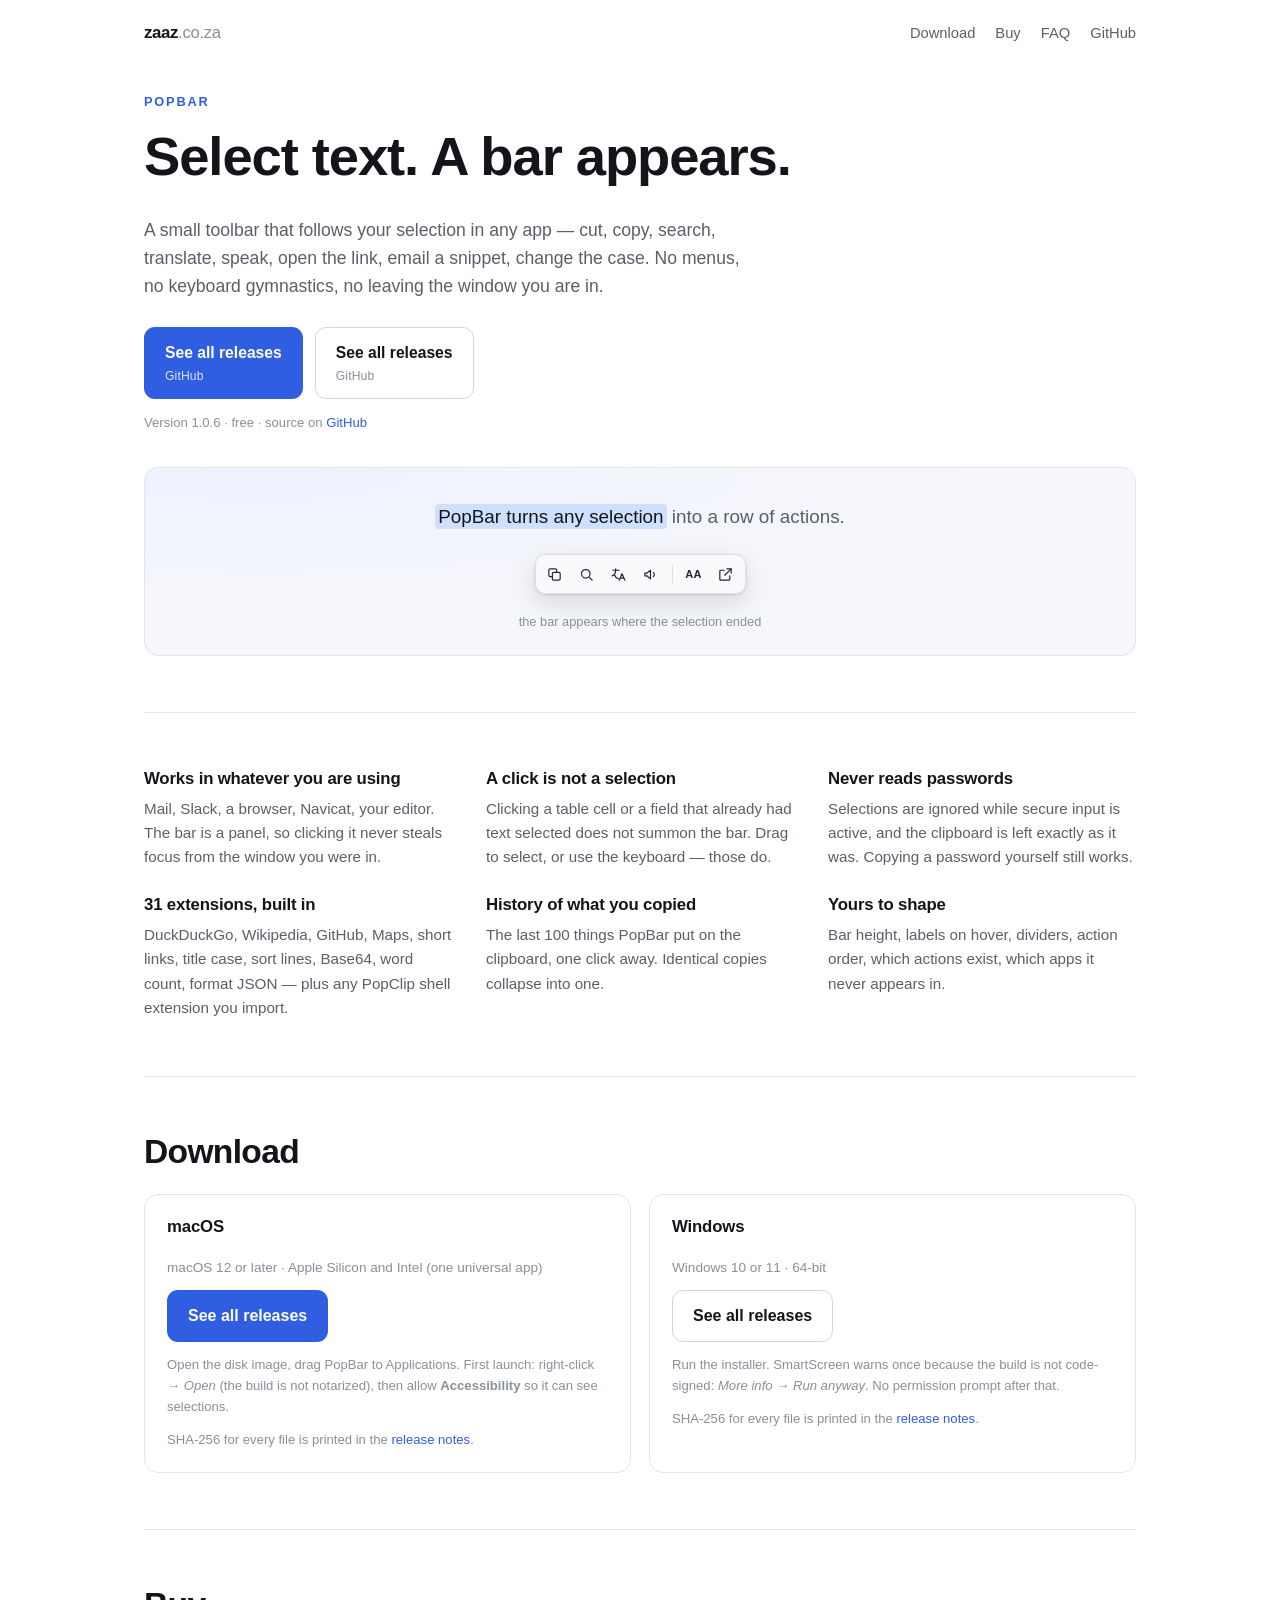
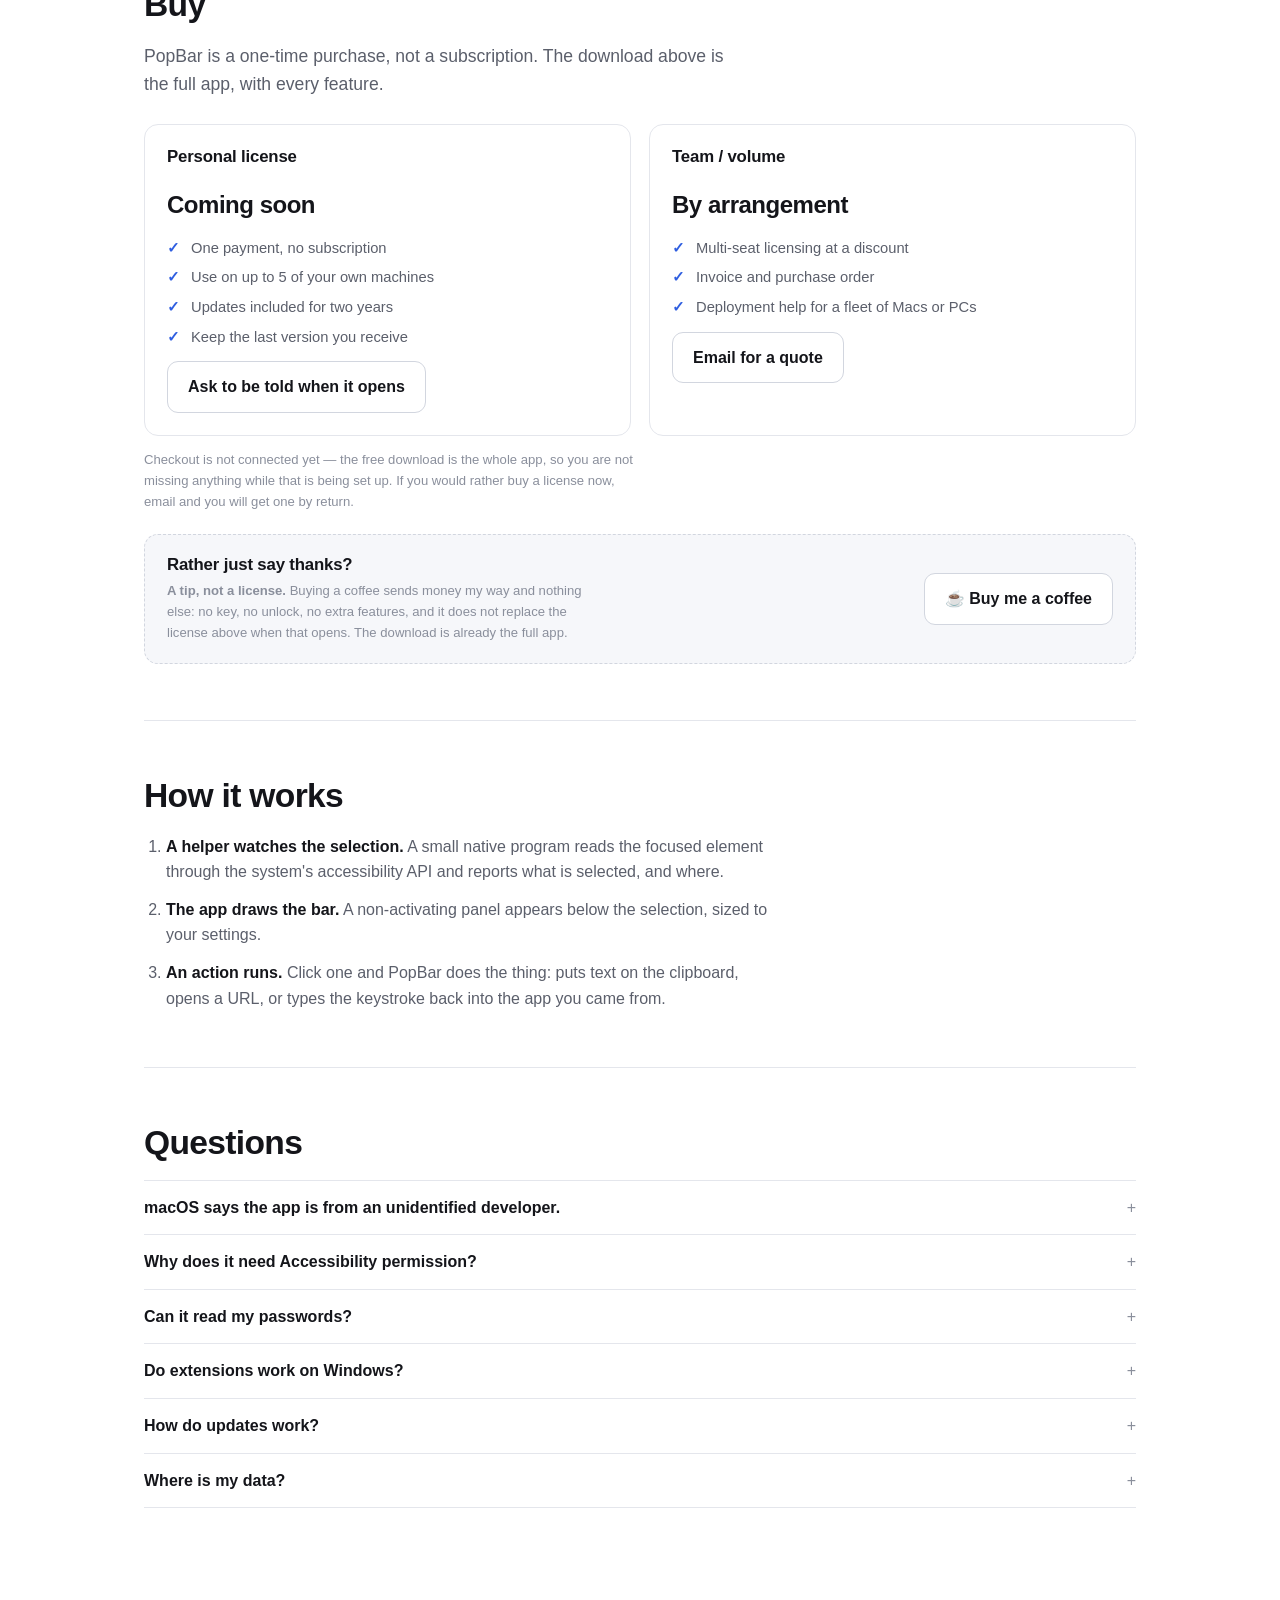
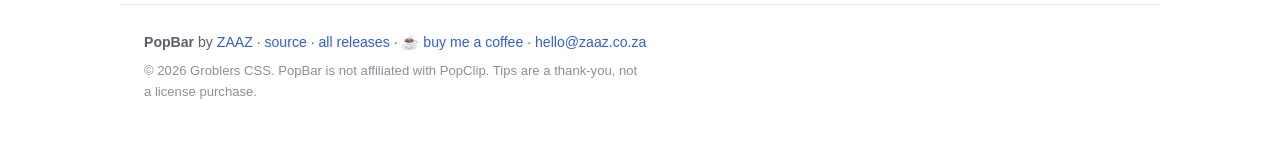
<file: site/index.html>
<!doctype html>
<html lang="en">
<head>
<meta charset="utf-8" />
<meta name="viewport" content="width=device-width, initial-scale=1" />
<title>PopBar — instant actions for selected text</title>
<meta name="description" content="Select text in any app and a small bar of actions appears next to it. Cut, copy, search, translate, speak, open links. macOS and Windows, one download each." />
<meta property="og:title" content="PopBar — instant actions for selected text" />
<meta property="og:description" content="A small toolbar that follows your selection, on macOS and Windows." />
<meta property="og:type" content="website" />
<link rel="icon" href="assets/icon.png" />
<link rel="stylesheet" href="style.css" />
</head>
<body>

<header class="site">
  <a class="brand" href="/">zaaz<span>.co.za</span></a>
  <nav>
    <a href="#download">Download</a>
    <a href="#buy">Buy</a>
    <a href="#faq">FAQ</a>
    <a href="https://github.com/HybridRCG/PopBar" rel="noopener">GitHub</a>
  </nav>
</header>

<main>

  <section class="hero">
    <p class="eyebrow">PopBar</p>
    <h1>Select text. A bar appears.</h1>
    <p class="lede">
      A small toolbar that follows your selection in any app — cut, copy, search, translate,
      speak, open the link, email a snippet, change the case. No menus, no keyboard gymnastics,
      no leaving the window you are in.
    </p>
    <div class="actions">
      <!-- hrefs start on the releases page and are replaced with the exact
           asset by downloads.js; with JavaScript off they still work. -->
      <a class="btn primary" data-download="mac" href="https://github.com/HybridRCG/PopBar/releases/latest">
        <span class="btn-label" data-role="label" data-hero="Download for macOS">Download for macOS</span>
        <span class="btn-meta" data-role="meta">Apple Silicon &amp; Intel</span>
      </a>
      <a class="btn" data-download="win" href="https://github.com/HybridRCG/PopBar/releases/latest">
        <span class="btn-label" data-role="label" data-hero="Download for Windows">Download for Windows</span>
        <span class="btn-meta" data-role="meta">64-bit</span>
      </a>
    </div>
    <p class="fineprint">Version <span data-version>1.0.6</span> · free · source on <a href="https://github.com/HybridRCG/PopBar" rel="noopener">GitHub</a></p>

    <div class="demo" aria-hidden="true">
      <div class="demo-text">
        <span class="sel">PopBar turns any selection</span> into a row of actions.
      </div>
      <div class="demo-bar" role="toolbar" aria-label="Example PopBar toolbar">
        <button title="Copy"><svg viewBox="0 0 24 24"><rect x="9" y="9" width="11" height="11" rx="2"/><path d="M15 9V6a2 2 0 0 0-2-2H6a2 2 0 0 0-2 2v7a2 2 0 0 0 2 2h3"/></svg></button>
        <button title="Search Web"><svg viewBox="0 0 24 24"><circle cx="11" cy="11" r="6"/><path d="m16 16 4 4"/></svg></button>
        <button title="Translate"><svg viewBox="0 0 24 24"><path d="M4 6h9M8 4v2c0 4-2 7-5 8"/><path d="M6 12c1 3 3 5 6 6"/><path d="m13 20 4-9 4 9M14.5 17h5"/></svg></button>
        <button title="Speak"><svg viewBox="0 0 24 24"><path d="M4 10v4h3l5 4V6L7 10H4z"/><path d="M16 9a4 4 0 0 1 0 6"/></svg></button>
        <span class="divider"></span>
        <button title="UPPERCASE"><span class="glyph">AA</span></button>
        <button title="Open Link"><svg viewBox="0 0 24 24"><path d="M14 4h6v6"/><path d="M20 4 11 13"/><path d="M18 14v5a1 1 0 0 1-1 1H5a1 1 0 0 1-1-1V7a1 1 0 0 1 1-1h5"/></svg></button>
      </div>
      <p class="demo-label">the bar appears where the selection ended</p>
    </div>
  </section>

  <section class="features">
    <article>
      <h3>Works in whatever you are using</h3>
      <p>Mail, Slack, a browser, Navicat, your editor. The bar is a panel, so clicking it never steals focus from the window you were in.</p>
    </article>
    <article>
      <h3>A click is not a selection</h3>
      <p>Clicking a table cell or a field that already had text selected does not summon the bar. Drag to select, or use the keyboard — those do.</p>
    </article>
    <article>
      <h3>Never reads passwords</h3>
      <p>Selections are ignored while secure input is active, and the clipboard is left exactly as it was. Copying a password yourself still works.</p>
    </article>
    <article>
      <h3>31 extensions, built in</h3>
      <p>DuckDuckGo, Wikipedia, GitHub, Maps, short links, title case, sort lines, Base64, word count, format JSON — plus any PopClip shell extension you import.</p>
    </article>
    <article>
      <h3>History of what you copied</h3>
      <p>The last 100 things PopBar put on the clipboard, one click away. Identical copies collapse into one.</p>
    </article>
    <article>
      <h3>Yours to shape</h3>
      <p>Bar height, labels on hover, dividers, action order, which actions exist, which apps it never appears in.</p>
    </article>
  </section>

  <section id="download" class="download">
    <h2>Download</h2>
    <div class="cards">
      <div class="card">
        <h3>macOS</h3>
        <p class="req">macOS 12 or later · Apple Silicon and Intel (one universal app)</p>
        <a class="btn primary" data-download="mac" href="https://github.com/HybridRCG/PopBar/releases/latest">
          <span data-role="label" data-card="1">PopBar-1.0.6-universal.dmg</span>
        </a>
        <p class="fineprint">Open the disk image, drag PopBar to Applications. First launch: right-click → <em>Open</em> (the build is not notarized), then allow <strong>Accessibility</strong> so it can see selections.</p>
        <p class="fineprint">SHA-256 for every file is printed in the <a data-release-link href="https://github.com/HybridRCG/PopBar/releases/latest" rel="noopener">release notes</a>.</p>
      </div>
      <div class="card">
        <h3>Windows</h3>
        <p class="req">Windows 10 or 11 · 64-bit</p>
        <a class="btn" data-download="win" href="https://github.com/HybridRCG/PopBar/releases/latest">
          <span data-role="label" data-card="1">PopBar-Setup-1.0.6.exe</span>
        </a>
        <p class="fineprint">Run the installer. SmartScreen warns once because the build is not code-signed: <em>More info → Run anyway</em>. No permission prompt after that.</p>
        <p class="fineprint">SHA-256 for every file is printed in the <a data-release-link href="https://github.com/HybridRCG/PopBar/releases/latest" rel="noopener">release notes</a>.</p>
      </div>
    </div>
  </section>

  <section id="buy" class="buy">
    <h2>Buy</h2>
    <p class="lede">PopBar is a one-time purchase, not a subscription. The download above is the full app, with every feature.</p>

    <div class="cards">
      <div class="card">
        <h3>Personal license</h3>
        <p class="price">Coming soon</p>
        <ul class="ticks">
          <li>One payment, no subscription</li>
          <li>Use on up to 5 of your own machines</li>
          <li>Updates included for two years</li>
          <li>Keep the last version you receive</li>
        </ul>
        <a class="btn" href="mailto:hello@zaaz.co.za?subject=PopBar%20personal%20license">Ask to be told when it opens</a>
      </div>
      <div class="card">
        <h3>Team / volume</h3>
        <p class="price">By arrangement</p>
        <ul class="ticks">
          <li>Multi-seat licensing at a discount</li>
          <li>Invoice and purchase order</li>
          <li>Deployment help for a fleet of Macs or PCs</li>
        </ul>
        <a class="btn" href="mailto:hello@zaaz.co.za?subject=PopBar%20team%20license">Email for a quote</a>
      </div>
    </div>

    <p class="fineprint">
      Checkout is not connected yet — the free download is the whole app, so you are not missing
      anything while that is being set up. If you would rather buy a license now, email and you
      will get one by return.
    </p>

    <div class="support">
      <div>
        <h3>Rather just say thanks?</h3>
        <p class="fineprint">
          <strong>A tip, not a license.</strong> Buying a coffee sends money my way and nothing else:
          no key, no unlock, no extra features, and it does not replace the license above when that
          opens. The download is already the full app.
        </p>
      </div>
      <a class="btn" href="https://buymeacoffee.com/hybridrcg" rel="noopener">☕ Buy me a coffee</a>
    </div>
  </section>

  <section class="how">
    <h2>How it works</h2>
    <ol class="steps">
      <li><strong>A helper watches the selection.</strong> A small native program reads the focused element through the system's accessibility API and reports what is selected, and where.</li>
      <li><strong>The app draws the bar.</strong> A non-activating panel appears below the selection, sized to your settings.</li>
      <li><strong>An action runs.</strong> Click one and PopBar does the thing: puts text on the clipboard, opens a URL, or types the keystroke back into the app you came from.</li>
    </ol>
  </section>

  <section id="faq" class="faq">
    <h2>Questions</h2>

    <details>
      <summary>macOS says the app is from an unidentified developer.</summary>
      <p>It is not notarized with an Apple Developer ID yet. Right-click the app → <em>Open</em> once, or run <code>xattr -cr /Applications/PopBar.app</code>. After that it launches normally.</p>
    </details>

    <details>
      <summary>Why does it need Accessibility permission?</summary>
      <p>That is the only way macOS lets a program read what another app has selected. PopBar asks for nothing else — no screen recording, no full disk access, no network access beyond update checks.</p>
    </details>

    <details>
      <summary>Can it read my passwords?</summary>
      <p>No. While secure input is active the helper reports nothing at all, and the clipboard fallback is skipped. Your own copy and paste in a password field are untouched.</p>
    </details>

    <details>
      <summary>Do extensions work on Windows?</summary>
      <p>Not yet — extensions are shell scripts, so they are hidden on Windows rather than offered and failing. The built-in actions all work there.</p>
    </details>

    <details>
      <summary>How do updates work?</summary>
      <p>PopBar checks the GitHub releases shortly after launch. On Windows it downloads and installs in place; on macOS an unsigned build cannot replace itself, so it tells you a new version exists and opens this page.</p>
    </details>

    <details>
      <summary>Where is my data?</summary>
      <p>In one folder on your machine (<code>~/Library/Application Support/PopBar</code>, or <code>%APPDATA%\PopBar</code>), readable only by you. Nothing is uploaded anywhere.</p>
    </details>
  </section>

</main>

<footer class="site">
  <p>
    <strong>PopBar</strong> by <a href="https://zaaz.co.za">ZAAZ</a> ·
    <a href="https://github.com/HybridRCG/PopBar" rel="noopener">source</a> ·
    <a href="https://github.com/HybridRCG/PopBar/releases" rel="noopener">all releases</a> ·
    <a href="https://buymeacoffee.com/hybridrcg" rel="noopener">☕ buy me a coffee</a> ·
    <a href="mailto:hello@zaaz.co.za">hello@zaaz.co.za</a>
  </p>
  <p class="fineprint">© 2026 Groblers CSS. PopBar is not affiliated with PopClip. Tips are a thank-you, not a license purchase.</p>
</footer>

<script src="downloads.js" defer></script>

</body>
</html>
</file>
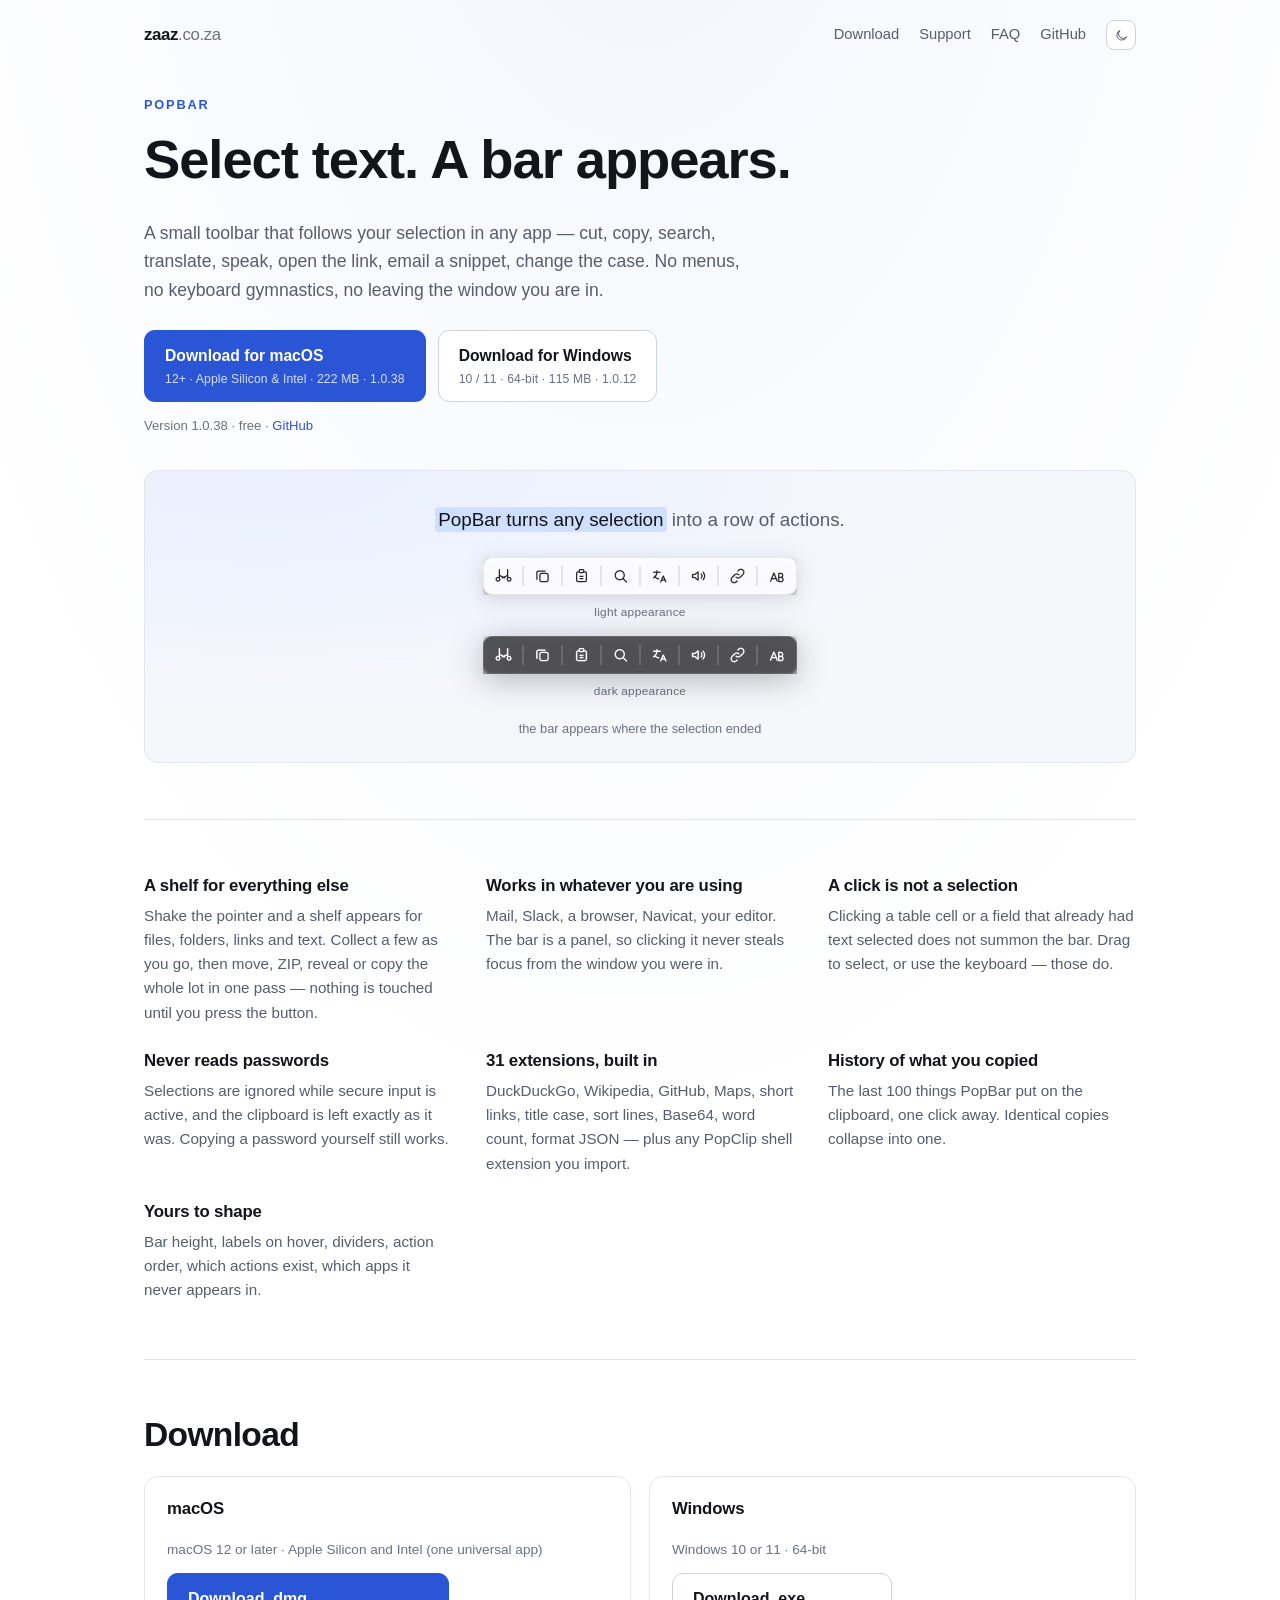
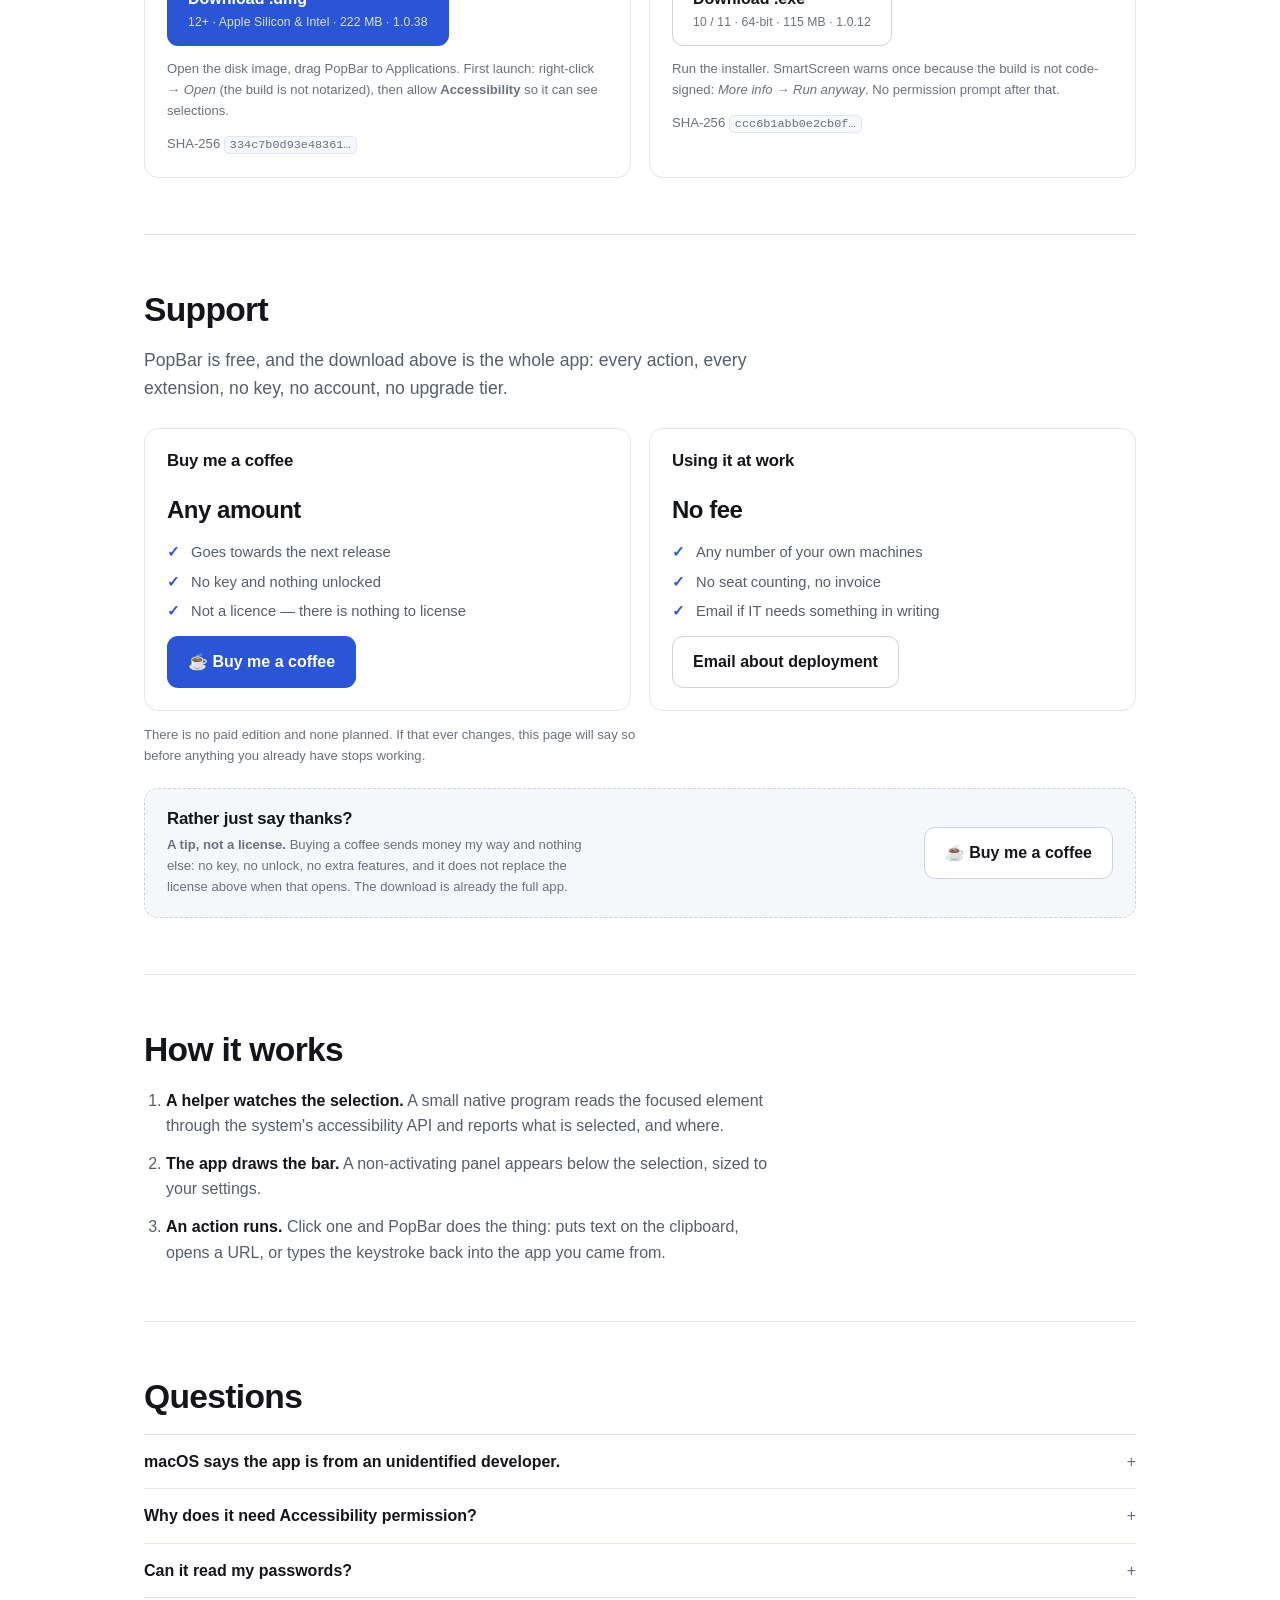
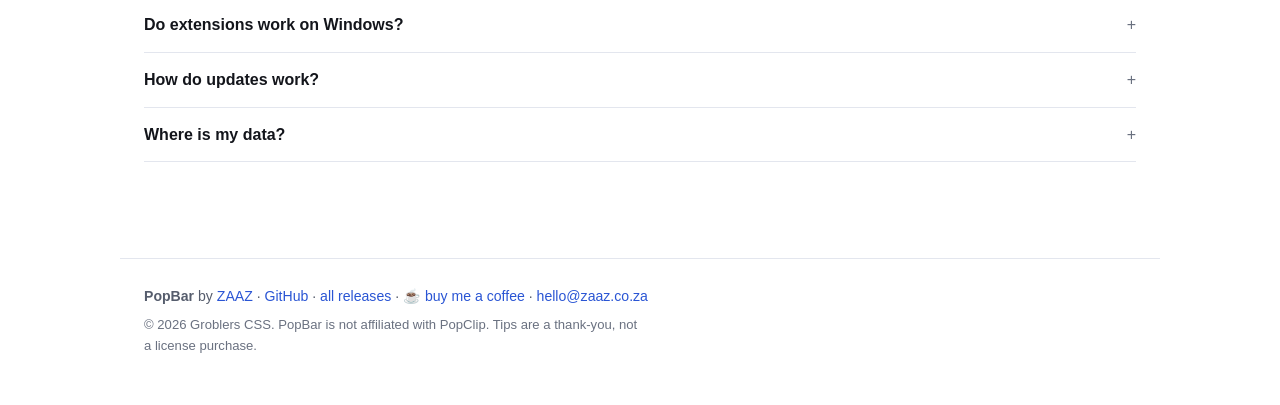
<file: web/index.html>
<!doctype html>
<html lang="en">
<head>
<meta charset="utf-8" />
<meta name="viewport" content="width=device-width, initial-scale=1" />
<meta name="theme-color" content="#ffffff" />
<script>
/* Runs in <head>, synchronously, before the stylesheet paints: resolving the
   theme later would show one palette and then swap to the other. An explicit
   choice wins, otherwise the OS decides — and with no script at all the CSS
   still follows the OS, because `color-scheme: light dark` is enough. */
(function () {
  var root = document.documentElement;
  var KEY = 'popbar-theme';
  var system = window.matchMedia('(prefers-color-scheme: dark)');
  var meta = document.querySelector('meta[name="theme-color"]');

  function stored() {
    try {
      var v = localStorage.getItem(KEY);
      return v === 'dark' || v === 'light' ? v : null;
    } catch (e) {
      return null; // private mode, storage full: keep following the OS
    }
  }

  function preferred() {
    var v = stored();
    return v || (system.matches ? 'dark' : 'light');
  }

  function current() {
    return root.getAttribute('data-theme') === 'dark' ? 'dark' : 'light';
  }

  function apply(theme) {
    root.setAttribute('data-theme', theme);
    if (meta) meta.setAttribute('content', theme === 'dark' ? '#0d0f14' : '#ffffff');
    var btn = document.getElementById('theme-toggle');
    if (!btn) return;
    var dark = theme === 'dark';
    btn.setAttribute('aria-pressed', dark ? 'true' : 'false');
    btn.setAttribute('aria-label', dark ? 'Switch to light appearance' : 'Switch to dark appearance');
    btn.title = dark ? 'Light appearance' : 'Dark appearance';
  }

  apply(preferred());

  document.addEventListener('DOMContentLoaded', function () {
    apply(preferred());
    var btn = document.getElementById('theme-toggle');
    if (!btn) return;
    btn.addEventListener('click', function () {
      var next = current() === 'dark' ? 'light' : 'dark';
      try { localStorage.setItem(KEY, next); } catch (e) {}
      apply(next);
    });
  });

  // While nothing has been chosen, keep following the OS as it changes.
  function onChange() { if (!stored()) apply(preferred()); }
  if (system.addEventListener) system.addEventListener('change', onChange);
  else if (system.addListener) system.addListener(onChange);
})();
</script>
<title>PopBar — instant actions for selected text</title>
<meta name="description" content="Select text in any app and a small bar of actions appears next to it. Cut, copy, search, translate, speak, open links. macOS and Windows, one download each." />
<meta property="og:title" content="PopBar — instant actions for selected text" />
<meta property="og:description" content="A small toolbar that follows your selection, on macOS and Windows." />
<meta property="og:type" content="website" />
<meta property="og:url" content="https://zaaz.co.za/popbar/" />
<meta property="og:image" content="https://zaaz.co.za/popbar/assets/card.png?v=20261123b" />
<meta property="og:image:width" content="1200" />
<meta property="og:image:height" content="630" />
<meta property="og:image:alt" content="The PopBar bar in light and dark appearance" />
<meta name="twitter:card" content="summary_large_image" />
<link rel="icon" href="assets/icon.png?v=20261123b" />
<!-- The ?v= token busts the browser and CDN cache. Every local file this page
     links carries it: the stylesheet, the script and the three images in
     assets/. Bump the token on all five references whenever any one of those
     files changes, or visitors keep the old copy. -->
<link rel="stylesheet" href="style.css?v=20261123b" />
</head>
<body>

<header class="site">
  <a class="brand" href="/">zaaz<span>.co.za</span></a>
  <nav>
    <a href="#download">Download</a>
    <a href="#support">Support</a>
    <a href="#faq">FAQ</a>
    <a href="https://github.com/HybridRCG/PopBar" rel="noopener">GitHub</a>
    <button id="theme-toggle" class="theme-toggle" type="button" aria-pressed="false"
            aria-label="Switch to dark appearance" title="Dark appearance">
      <svg class="icon-moon" viewBox="0 0 24 24" aria-hidden="true"><path d="M20 14.5A8 8 0 1 1 9.5 4a6.5 6.5 0 0 0 10.5 10.5z"/></svg>
      <svg class="icon-sun" viewBox="0 0 24 24" aria-hidden="true"><circle cx="12" cy="12" r="4"/><path d="M12 2.6v2M12 19.4v2M2.6 12h2M19.4 12h2M5.3 5.3l1.4 1.4M17.3 17.3l1.4 1.4M18.7 5.3l-1.4 1.4M6.7 17.3l-1.4 1.4"/></svg>
    </button>
  </nav>
</header>

<main>

  <section class="hero">
    <p class="eyebrow">PopBar</p>
    <h1>Select text. A bar appears.</h1>
    <p class="lede">
      A small toolbar that follows your selection in any app — cut, copy, search, translate,
      speak, open the link, email a snippet, change the case. No menus, no keyboard gymnastics,
      no leaving the window you are in.
    </p>
    <div class="actions">
      <!-- hrefs start on the releases page and are replaced with the exact
           asset by downloads.js; with JavaScript off they still work. -->
      <a class="btn primary" data-download="mac" href="https://github.com/HybridRCG/PopBar/releases/latest">
        <span class="btn-label" data-role="label" data-hero="Download for macOS">Download for macOS</span>
        <span class="btn-meta" data-role="meta">Apple Silicon &amp; Intel</span>
      </a>
      <a class="btn" data-download="win" href="https://github.com/HybridRCG/PopBar/releases/latest">
        <span class="btn-label" data-role="label" data-hero="Download for Windows">Download for Windows</span>
        <span class="btn-meta" data-role="meta">64-bit</span>
      </a>
    </div>
    <p class="fineprint">Version <span data-version>1.0.38</span> · free · <a href="https://github.com/HybridRCG/PopBar" rel="noopener">GitHub</a></p>

    <div class="demo">
      <div class="demo-text">
        <span class="sel">PopBar turns any selection</span> into a row of actions.
      </div>

      <!-- Captured from the app's own bar window by `npm run screenshots`:
           real markup, real stylesheet, real icons, rendered offscreen. -->
      <figure class="shot">
        <img src="assets/bar-light.png?v=20261123b" width="628" height="76"
             alt="The PopBar bar in light appearance: cut, copy, paste, search web, translate, speak, open link and UPPERCASE" />
        <figcaption>light appearance</figcaption>
      </figure>
      <figure class="shot dark">
        <img src="assets/bar-dark.png?v=20261123b" width="628" height="76"
             alt="The same PopBar bar in dark appearance" />
        <figcaption>dark appearance</figcaption>
      </figure>

      <p class="demo-label">the bar appears where the selection ended</p>
    </div>
  </section>

  <section class="features">
    <article>
      <h3>A shelf for everything else</h3>
      <p>Shake the pointer and a shelf appears for files, folders, links and text. Collect a few as you go, then move, ZIP, reveal or copy the whole lot in one pass — nothing is touched until you press the button.</p>
    </article>
    <article>
      <h3>Works in whatever you are using</h3>
      <p>Mail, Slack, a browser, Navicat, your editor. The bar is a panel, so clicking it never steals focus from the window you were in.</p>
    </article>
    <article>
      <h3>A click is not a selection</h3>
      <p>Clicking a table cell or a field that already had text selected does not summon the bar. Drag to select, or use the keyboard — those do.</p>
    </article>
    <article>
      <h3>Never reads passwords</h3>
      <p>Selections are ignored while secure input is active, and the clipboard is left exactly as it was. Copying a password yourself still works.</p>
    </article>
    <article>
      <h3>31 extensions, built in</h3>
      <p>DuckDuckGo, Wikipedia, GitHub, Maps, short links, title case, sort lines, Base64, word count, format JSON — plus any PopClip shell extension you import.</p>
    </article>
    <article>
      <h3>History of what you copied</h3>
      <p>The last 100 things PopBar put on the clipboard, one click away. Identical copies collapse into one.</p>
    </article>
    <article>
      <h3>Yours to shape</h3>
      <p>Bar height, labels on hover, dividers, action order, which actions exist, which apps it never appears in.</p>
    </article>
  </section>

  <section id="download" class="download">
    <h2>Download</h2>
    <div class="cards">
      <div class="card">
        <h3>macOS</h3>
        <p class="req">macOS 12 or later · Apple Silicon and Intel (one universal app)</p>
        <a class="btn primary" data-download="mac" href="https://github.com/HybridRCG/PopBar/releases/latest">
          <span data-role="label">Download .dmg</span>
          <span class="btn-meta" data-role="meta">Apple Silicon &amp; Intel</span>
        </a>
        <p class="fineprint">Open the disk image, drag PopBar to Applications. First launch: right-click → <em>Open</em> (the build is not notarized), then allow <strong>Accessibility</strong> so it can see selections.</p>
        <p class="fineprint">SHA-256 <code data-sha="mac">from the release</code></p>
      </div>
      <div class="card">
        <h3>Windows</h3>
        <p class="req">Windows 10 or 11 · 64-bit</p>
        <a class="btn" data-download="win" href="https://github.com/HybridRCG/PopBar/releases/latest">
          <span data-role="label">Download .exe</span>
          <span class="btn-meta" data-role="meta">64-bit</span>
        </a>
        <p class="fineprint">Run the installer. SmartScreen warns once because the build is not code-signed: <em>More info → Run anyway</em>. No permission prompt after that.</p>
        <p class="fineprint">SHA-256 <code data-sha="win">from the release</code></p>
      </div>
    </div>
  </section>

  <section id="support" class="buy">
    <h2>Support</h2>
    <p class="lede">PopBar is free, and the download above is the whole app: every action, every extension, no key, no account, no upgrade tier.</p>

    <div class="cards">
      <div class="card">
        <h3>Buy me a coffee</h3>
        <p class="price">Any amount</p>
        <ul class="ticks">
          <li>Goes towards the next release</li>
          <li>No key and nothing unlocked</li>
          <li>Not a licence — there is nothing to license</li>
        </ul>
        <a class="btn primary" href="https://buymeacoffee.com/hybridrcg" rel="noopener">☕ Buy me a coffee</a>
      </div>
      <div class="card">
        <h3>Using it at work</h3>
        <p class="price">No fee</p>
        <ul class="ticks">
          <li>Any number of your own machines</li>
          <li>No seat counting, no invoice</li>
          <li>Email if IT needs something in writing</li>
        </ul>
        <a class="btn" href="mailto:hello@zaaz.co.za?subject=PopBar%20deployment">Email about deployment</a>
      </div>
    </div>

    <p class="fineprint">
      There is no paid edition and none planned. If that ever changes, this page will say so
      before anything you already have stops working.
    </p>

    <div class="support">
      <div>
        <h3>Rather just say thanks?</h3>
        <p class="fineprint">
          <strong>A tip, not a license.</strong> Buying a coffee sends money my way and nothing else:
          no key, no unlock, no extra features, and it does not replace the license above when that
          opens. The download is already the full app.
        </p>
      </div>
      <a class="btn" href="https://buymeacoffee.com/hybridrcg" rel="noopener">☕ Buy me a coffee</a>
    </div>
  </section>

  <section class="how">
    <h2>How it works</h2>
    <ol class="steps">
      <li><strong>A helper watches the selection.</strong> A small native program reads the focused element through the system's accessibility API and reports what is selected, and where.</li>
      <li><strong>The app draws the bar.</strong> A non-activating panel appears below the selection, sized to your settings.</li>
      <li><strong>An action runs.</strong> Click one and PopBar does the thing: puts text on the clipboard, opens a URL, or types the keystroke back into the app you came from.</li>
    </ol>
  </section>

  <section id="faq" class="faq">
    <h2>Questions</h2>

    <details>
      <summary>macOS says the app is from an unidentified developer.</summary>
      <p>It is not notarized with an Apple Developer ID yet. Right-click the app → <em>Open</em> once, or run <code>xattr -cr /Applications/PopBar.app</code>. After that it launches normally.</p>
    </details>

    <details>
      <summary>Why does it need Accessibility permission?</summary>
      <p>That is the only way macOS lets a program read what another app has selected. PopBar asks for nothing else — no screen recording, no full disk access, no network access beyond update checks.</p>
    </details>

    <details>
      <summary>Can it read my passwords?</summary>
      <p>No. While secure input is active the helper reports nothing at all, and the clipboard fallback is skipped. Your own copy and paste in a password field are untouched.</p>
    </details>

    <details>
      <summary>Do extensions work on Windows?</summary>
      <p>Not yet — extensions are shell scripts, so they are hidden on Windows rather than offered and failing. The built-in actions all work there.</p>
    </details>

    <details>
      <summary>How do updates work?</summary>
      <p>PopBar checks the GitHub releases shortly after launch and replaces itself in place on both platforms: it downloads the new build, checks its SHA-512, swaps it in and reopens. macOS keeps the Accessibility permission you granted across updates; if it ever asks again after one, grant it once.</p>
    </details>

    <details>
      <summary>Where is my data?</summary>
      <p>In one folder on your machine (<code>~/Library/Application Support/PopBar</code>, or <code>%APPDATA%\PopBar</code>), readable only by you. Nothing is uploaded anywhere.</p>
    </details>
  </section>

</main>

<footer class="site">
  <p>
    <strong>PopBar</strong> by <a href="https://zaaz.co.za">ZAAZ</a> ·
    <a href="https://github.com/HybridRCG/PopBar" rel="noopener">GitHub</a> ·
    <a href="https://github.com/HybridRCG/PopBar/releases" rel="noopener">all releases</a> ·
    <a href="https://buymeacoffee.com/hybridrcg" rel="noopener">☕ buy me a coffee</a> ·
    <a href="mailto:hello@zaaz.co.za">hello@zaaz.co.za</a>
  </p>
  <p class="fineprint">© 2026 Groblers CSS. PopBar is not affiliated with PopClip. Tips are a thank-you, not a license purchase.</p>
</footer>

<script src="downloads.js?v=20261123b" defer></script>

</body>
</html>
</file>
<file: site/style.css>
/* PopBar site — one stylesheet, no build step, no external fonts or scripts.
   Every path is relative so the folder can live at zaaz.co.za/popbar. */

:root {
  --ink: #14151a;
  --ink-soft: #5b5f6b;
  --ink-faint: #8a8f9c;
  --page: #ffffff;
  --page-tint: #f6f7fa;
  --line: #e4e6ec;
  --line-strong: #d2d6df;
  --accent: #2f5ee0;
  --accent-ink: #ffffff;
  --accent-soft: #eef2ff;
  --bar: rgba(250, 250, 253, 0.97);
  --bar-line: rgba(20, 22, 30, 0.12);
  --bar-ink: #23262f;
  --bar-hover: rgba(20, 22, 30, 0.07);
  --sel: #cfe0ff;
  --radius: 14px;
  --shadow: 0 1px 2px rgba(16, 18, 26, 0.06), 0 12px 32px rgba(16, 18, 26, 0.08);
}

@media (prefers-color-scheme: dark) {
  :root {
    --ink: #f2f3f7;
    --ink-soft: #b6bbc7;
    --ink-faint: #8e94a3;
    --page: #0e0f13;
    --page-tint: #16181e;
    --line: #262a33;
    --line-strong: #333845;
    --accent: #7c9cff;
    --accent-ink: #0d1220;
    --accent-soft: #1b2233;
    --bar: rgba(32, 34, 41, 0.97);
    --bar-line: rgba(255, 255, 255, 0.14);
    --bar-ink: #eceef4;
    --bar-hover: rgba(255, 255, 255, 0.11);
    --sel: #2f4a7a;
    --shadow: 0 1px 2px rgba(0, 0, 0, 0.4), 0 16px 40px rgba(0, 0, 0, 0.45);
  }
}

* { box-sizing: border-box; }

html { scroll-behavior: smooth; }

body {
  margin: 0;
  background: var(--page);
  color: var(--ink);
  font: 16px/1.6 -apple-system, BlinkMacSystemFont, "Segoe UI", Inter, Roboto, Helvetica, Arial, sans-serif;
  -webkit-font-smoothing: antialiased;
}

a { color: var(--accent); text-decoration: none; }
a:hover { text-decoration: underline; }

h1, h2, h3 { line-height: 1.15; letter-spacing: -0.02em; margin: 0 0 0.5em; }
h1 { font-size: clamp(2.1rem, 5vw, 3.4rem); font-weight: 680; }
h2 { font-size: clamp(1.5rem, 3vw, 2.1rem); font-weight: 660; }
h3 { font-size: 1.05rem; font-weight: 640; letter-spacing: -0.01em; }

code {
  font: 0.84em/1.5 ui-monospace, SFMono-Regular, Menlo, Consolas, monospace;
  background: var(--page-tint);
  border: 1px solid var(--line);
  border-radius: 5px;
  padding: 1px 5px;
  word-break: break-all;
}

/* ---------------------------------------------------------------- header */

.site {
  max-width: 1040px;
  margin: 0 auto;
  padding: 20px 24px;
  display: flex;
  align-items: center;
  justify-content: space-between;
  gap: 16px;
}

header.site { border-bottom: 1px solid transparent; }

.brand {
  font-weight: 700;
  letter-spacing: -0.02em;
  color: var(--ink);
  font-size: 1.05rem;
}
.brand span { color: var(--ink-faint); font-weight: 500; }

header.site nav { display: flex; gap: 20px; font-size: 0.92rem; }
header.site nav a { color: var(--ink-soft); }
header.site nav a:hover { color: var(--ink); text-decoration: none; }

/* ------------------------------------------------------------------ main */

main { max-width: 1040px; margin: 0 auto; padding: 0 24px 40px; }

section { padding: 56px 0; border-top: 1px solid var(--line); }
.hero { border-top: 0; padding-top: 24px; }

.eyebrow {
  font-size: 0.8rem;
  font-weight: 650;
  letter-spacing: 0.14em;
  text-transform: uppercase;
  color: var(--accent);
  margin: 0 0 14px;
}

.lede { font-size: 1.1rem; color: var(--ink-soft); max-width: 62ch; margin: 0 0 26px; }

.actions { display: flex; flex-wrap: wrap; gap: 12px; margin-bottom: 12px; }

.btn {
  display: inline-flex;
  flex-direction: column;
  gap: 2px;
  padding: 12px 20px;
  border-radius: 11px;
  border: 1px solid var(--line-strong);
  background: var(--page);
  color: var(--ink);
  font-weight: 600;
  text-decoration: none;
  transition: transform 0.06s ease, box-shadow 0.15s ease, background 0.15s ease;
}
.btn:hover { text-decoration: none; box-shadow: var(--shadow); transform: translateY(-1px); }
.btn:active { transform: translateY(0); }
.btn-label { font-size: 0.98rem; }
.btn-meta { font-size: 0.76rem; font-weight: 500; color: var(--ink-faint); letter-spacing: 0.01em; }

.btn.primary {
  background: var(--accent);
  border-color: transparent;
  color: var(--accent-ink);
}
.btn.primary .btn-meta { color: rgba(255, 255, 255, 0.82); }
@media (prefers-color-scheme: dark) {
  .btn.primary .btn-meta { color: rgba(13, 18, 32, 0.72); }
}

.fineprint { font-size: 0.82rem; color: var(--ink-faint); max-width: 68ch; }
.fineprint code { font-size: 0.74rem; }

/* -------------------------------------------------------------- the demo */

.demo {
  margin-top: 34px;
  padding: 34px 26px 22px;
  border: 1px solid var(--line);
  border-radius: var(--radius);
  background:
    radial-gradient(120% 140% at 12% 0%, var(--accent-soft), transparent 60%),
    var(--page-tint);
}

.demo-text {
  font-size: 1.18rem;
  color: var(--ink-soft);
  text-align: center;
  margin-bottom: 22px;
}
.demo-text .sel {
  background: var(--sel);
  color: var(--ink);
  border-radius: 4px;
  padding: 2px 3px;
}

.demo-bar {
  display: flex;
  align-items: center;
  gap: 2px;
  width: max-content;
  margin: 0 auto;
  padding: 4px;
  border-radius: 10px;
  background: var(--bar);
  border: 0.5px solid var(--bar-line);
  box-shadow: 0 1px 3px rgba(16, 18, 26, 0.14), 0 10px 26px rgba(16, 18, 26, 0.12);
  backdrop-filter: blur(18px);
}

.demo-bar button {
  display: grid;
  place-items: center;
  width: 30px;
  height: 30px;
  padding: 0;
  border: 0;
  border-radius: 7px;
  background: transparent;
  color: var(--bar-ink);
  cursor: default;
  position: relative;
}
.demo-bar button:hover { background: var(--bar-hover); }
.demo-bar button::after {
  content: attr(title);
  position: absolute;
  bottom: calc(100% + 8px);
  left: 50%;
  transform: translateX(-50%) translateY(2px);
  padding: 2px 7px;
  border-radius: 5px;
  background: #121216;
  color: rgba(255, 255, 255, 0.95);
  font-size: 11px;
  line-height: 1.35;
  white-space: nowrap;
  opacity: 0;
  pointer-events: none;
  transition: opacity 0.12s ease, transform 0.12s ease;
}
.demo-bar button:hover::after { opacity: 1; transform: translateX(-50%) translateY(0); }

.demo-bar svg {
  width: 17px;
  height: 17px;
  fill: none;
  stroke: currentColor;
  stroke-width: 1.7;
  stroke-linecap: round;
  stroke-linejoin: round;
}

.demo-bar .glyph { font-size: 11px; font-weight: 700; letter-spacing: 0.02em; }
.demo-bar .divider { width: 1px; height: 18px; background: var(--bar-line); margin: 0 4px; }

.demo-label {
  margin: 18px 0 0;
  text-align: center;
  font-size: 0.8rem;
  color: var(--ink-faint);
}

/* -------------------------------------------------------------- features */

.features {
  display: grid;
  grid-template-columns: repeat(auto-fit, minmax(260px, 1fr));
  gap: 26px 34px;
  border-top: 1px solid var(--line);
}
.features article { margin: 0; }
.features p { margin: 0; color: var(--ink-soft); font-size: 0.95rem; }

/* ----------------------------------------------------------------- cards */

.cards {
  display: grid;
  grid-template-columns: repeat(auto-fit, minmax(280px, 1fr));
  gap: 18px;
  margin-top: 22px;
}

.card {
  border: 1px solid var(--line);
  border-radius: var(--radius);
  padding: 22px;
  background: var(--page);
  display: flex;
  flex-direction: column;
  gap: 12px;
}
.card .req { margin: 0; font-size: 0.85rem; color: var(--ink-faint); }
.card .btn { align-self: flex-start; }
.card .fineprint { margin: 0; }

.price {
  margin: 0;
  font-size: 1.5rem;
  font-weight: 680;
  letter-spacing: -0.02em;
}

.ticks { list-style: none; margin: 0; padding: 0; display: grid; gap: 6px; }
.ticks li { position: relative; padding-left: 24px; font-size: 0.92rem; color: var(--ink-soft); }
.ticks li::before {
  content: "✓";
  position: absolute;
  left: 0;
  top: 0;
  color: var(--accent);
  font-weight: 700;
}

/* --------------------------------------------------------------- support */

.support {
  margin-top: 22px;
  padding: 20px 22px;
  border: 1px dashed var(--line-strong);
  border-radius: var(--radius);
  background: var(--page-tint);
  display: flex;
  flex-wrap: wrap;
  align-items: center;
  justify-content: space-between;
  gap: 16px;
}
.support h3 { margin: 0 0 6px; }
.support p { margin: 0; max-width: 60ch; }
.support .btn { align-self: center; }

/* ----------------------------------------------------------------- steps */

.steps { margin: 18px 0 0; padding-left: 22px; display: grid; gap: 12px; max-width: 72ch; }
.steps li { color: var(--ink-soft); }
.steps strong { color: var(--ink); }

/* ------------------------------------------------------------------- faq */

.faq details {
  border-bottom: 1px solid var(--line);
  padding: 14px 0;
}
.faq details:first-of-type { border-top: 1px solid var(--line); }
.faq summary {
  cursor: pointer;
  font-weight: 600;
  list-style: none;
}
.faq summary::-webkit-details-marker { display: none; }
.faq summary::after { content: "+"; float: right; color: var(--ink-faint); font-weight: 500; }
.faq details[open] summary::after { content: "–"; }
.faq details p { margin: 10px 0 0; color: var(--ink-soft); max-width: 72ch; }

/* ---------------------------------------------------------------- footer */

footer.site {
  display: block;
  border-top: 1px solid var(--line);
  padding: 26px 24px 44px;
  font-size: 0.88rem;
  color: var(--ink-soft);
}
footer.site p { margin: 0 0 6px; }

@media (max-width: 620px) {
  header.site { flex-wrap: wrap; }
  header.site nav { gap: 14px; font-size: 0.86rem; }
  section { padding: 40px 0; }
  .demo { padding: 24px 14px 18px; }
  .demo-bar { max-width: 100%; overflow-x: auto; }
}
</file>
<file: web/style.css>
/* PopBar site — one stylesheet, no build step, no external fonts or scripts.
   Every path is relative so the folder can live at zaaz.co.za/popbar. */

:root {
  /* Both themes are designed, not one with a filter over it: the light theme is
     paper white with a deep blue accent, the dark theme is near-black with a
     lighter accent and softer borders, so nothing glares or disappears.

     Each token carries both values in one `light-dark()` call, so there is no
     copy of the palette to keep in sync with a media query. Which side wins is
     decided by `color-scheme`, which an explicit choice overrides below. */
  color-scheme: light dark;

  --radius: 14px;

  --ink: light-dark(#13151b, #eef1f7);
  --ink-soft: light-dark(#565d6d, #b2b9c7);
  --ink-faint: light-dark(#6a7180, #9aa1b0);
  --page: light-dark(#ffffff, #0d0f14);
  --page-tint: light-dark(#f5f7fb, #151922);
  --raise: light-dark(#ffffff, #13171f);
  --line: light-dark(#e3e6ee, #252a35);
  --line-strong: light-dark(#ccd2de, #343b49);
  --accent: light-dark(#2a55d4, #8aa6ff);
  --accent-ink: light-dark(#ffffff, #0a0f1e);
  --accent-soft: light-dark(#eaf0ff, #1a2133);
  --sel: light-dark(#cfe0ff, #33497a);
  --glow: light-dark(rgba(42, 85, 212, 0.06), rgba(138, 166, 255, 0.08));
  --shadow:
    0 1px 2px light-dark(rgba(16, 18, 26, 0.06), rgba(0, 0, 0, 0.45)),
    0 12px 32px light-dark(rgba(16, 18, 26, 0.08), rgba(0, 0, 0, 0.5));

  /* The bar screenshots carry their own background, so each appearance needs its
     own shadow: a dark bar on a white page needs more lift than a light one. */
  --shot-light: drop-shadow(0 4px 10px light-dark(rgba(16, 18, 26, 0.15), rgba(0, 0, 0, 0.5)));
  --shot-dark: drop-shadow(0 6px 16px light-dark(rgba(16, 18, 26, 0.3), rgba(0, 0, 0, 0.4)));
}

/* A chosen theme wins over the OS; with no choice, `color-scheme: light dark`
   above follows the OS by itself, before any script runs. */
:root[data-theme="light"] { color-scheme: light; }
:root[data-theme="dark"] { color-scheme: dark; }

* { box-sizing: border-box; }

html { scroll-behavior: smooth; }

body {
  margin: 0;
  /* Kept as separate longhands: a colour cannot be one layer of a multi-layer
     `background` shorthand, and the whole declaration would be dropped. */
  background-color: var(--page);
  background-image: radial-gradient(90% 60% at 50% -10%, var(--glow), transparent 70%);
  background-repeat: no-repeat;
  color: var(--ink);
  font: 16px/1.6 -apple-system, BlinkMacSystemFont, "Segoe UI", Inter, Roboto, Helvetica, Arial, sans-serif;
  -webkit-font-smoothing: antialiased;
}

a { color: var(--accent); text-decoration: none; }
a:hover { text-decoration: underline; }

a:focus-visible, .btn:focus-visible, summary:focus-visible {
  outline: 2px solid var(--accent);
  outline-offset: 3px;
  border-radius: 6px;
}

h1, h2, h3 { line-height: 1.15; letter-spacing: -0.02em; margin: 0 0 0.5em; }
h1 { font-size: clamp(2.1rem, 5vw, 3.4rem); font-weight: 680; }
h2 { font-size: clamp(1.5rem, 3vw, 2.1rem); font-weight: 660; }
h3 { font-size: 1.05rem; font-weight: 640; letter-spacing: -0.01em; }

code {
  font: 0.84em/1.5 ui-monospace, SFMono-Regular, Menlo, Consolas, monospace;
  background: var(--page-tint);
  border: 1px solid var(--line);
  border-radius: 5px;
  padding: 1px 5px;
  word-break: break-all;
}

/* ---------------------------------------------------------------- header */

.site {
  max-width: 1040px;
  margin: 0 auto;
  padding: 20px 24px;
  display: flex;
  align-items: center;
  justify-content: space-between;
  gap: 16px;
}

header.site { border-bottom: 1px solid transparent; }

.brand {
  font-weight: 700;
  letter-spacing: -0.02em;
  color: var(--ink);
  font-size: 1.05rem;
}
.brand span { color: var(--ink-faint); font-weight: 500; }

header.site nav { display: flex; align-items: center; gap: 20px; font-size: 0.92rem; }
header.site nav a { color: var(--ink-soft); }
header.site nav a:hover { color: var(--ink); text-decoration: none; }

/* The light/dark switch: small, quiet, and the only button in the header. */
.theme-toggle {
  display: grid;
  place-items: center;
  width: 30px;
  height: 30px;
  padding: 0;
  border: 1px solid var(--line-strong);
  border-radius: 8px;
  background: var(--raise);
  color: var(--ink-soft);
  cursor: pointer;
}
.theme-toggle:hover { color: var(--ink); border-color: var(--ink-faint); }
.theme-toggle svg {
  width: 15px;
  height: 15px;
  fill: none;
  stroke: currentColor;
  stroke-width: 1.6;
  stroke-linecap: round;
  stroke-linejoin: round;
}
.theme-toggle .icon-sun { display: none; }
:root[data-theme="dark"] .theme-toggle .icon-moon { display: none; }
:root[data-theme="dark"] .theme-toggle .icon-sun { display: block; }

/* ------------------------------------------------------------------ main */

main { max-width: 1040px; margin: 0 auto; padding: 0 24px 40px; }

section { padding: 56px 0; border-top: 1px solid var(--line); }
.hero { border-top: 0; padding-top: 24px; }

.eyebrow {
  font-size: 0.8rem;
  font-weight: 650;
  letter-spacing: 0.14em;
  text-transform: uppercase;
  color: var(--accent);
  margin: 0 0 14px;
}

.lede { font-size: 1.1rem; color: var(--ink-soft); max-width: 62ch; margin: 0 0 26px; }

.actions { display: flex; flex-wrap: wrap; gap: 12px; margin-bottom: 12px; }

.btn {
  display: inline-flex;
  flex-direction: column;
  gap: 2px;
  padding: 12px 20px;
  border-radius: 11px;
  border: 1px solid var(--line-strong);
  background: var(--raise);
  color: var(--ink);
  font-weight: 600;
  text-decoration: none;
  transition: transform 0.06s ease, box-shadow 0.15s ease, background 0.15s ease;
}
.btn:hover { text-decoration: none; box-shadow: var(--shadow); transform: translateY(-1px); }
.btn:active { transform: translateY(0); }
.btn-label { font-size: 0.98rem; }
.btn-meta { font-size: 0.76rem; font-weight: 500; color: var(--ink-faint); letter-spacing: 0.01em; }

.btn.primary {
  background: var(--accent);
  border-color: transparent;
  color: var(--accent-ink);
}
.btn.primary .btn-meta { color: light-dark(rgba(255, 255, 255, 0.82), rgba(10, 15, 30, 0.72)); }

.fineprint { font-size: 0.82rem; color: var(--ink-faint); max-width: 68ch; }
.fineprint code { font-size: 0.74rem; }

/* -------------------------------------------------------------- the demo */

.demo {
  margin-top: 34px;
  padding: 34px 26px 22px;
  border: 1px solid var(--line);
  border-radius: var(--radius);
  background:
    radial-gradient(120% 140% at 12% 0%, var(--accent-soft), transparent 60%),
    var(--page-tint);
}

.demo-text {
  font-size: 1.18rem;
  color: var(--ink-soft);
  text-align: center;
  margin-bottom: 22px;
}
.demo-text .sel {
  background: var(--sel);
  color: var(--ink);
  border-radius: 4px;
  padding: 2px 3px;
}

/* Real captures of the bar window, not a mock-up. The PNGs are 2× so they stay
   sharp on a retina display; the HTML width/height carry the aspect ratio. */
.shot {
  margin: 0 auto 14px;
  width: min(100%, 314px);
  text-align: center;
}
.shot img {
  display: block;
  width: 100%;
  height: auto;
  filter: var(--shot-light);
}
.shot figcaption {
  margin-top: 8px;
  font-size: 0.74rem;
  letter-spacing: 0.02em;
  color: var(--ink-faint);
}
.shot.dark img { filter: var(--shot-dark); }

.demo-label {
  margin: 18px 0 0;
  text-align: center;
  font-size: 0.8rem;
  color: var(--ink-faint);
}

/* -------------------------------------------------------------- features */

.features {
  display: grid;
  grid-template-columns: repeat(auto-fit, minmax(260px, 1fr));
  gap: 26px 34px;
  border-top: 1px solid var(--line);
}
.features article { margin: 0; }
.features p { margin: 0; color: var(--ink-soft); font-size: 0.95rem; }

/* ----------------------------------------------------------------- cards */

.cards {
  display: grid;
  grid-template-columns: repeat(auto-fit, minmax(280px, 1fr));
  gap: 18px;
  margin-top: 22px;
}

.card {
  border: 1px solid var(--line);
  border-radius: var(--radius);
  padding: 22px;
  background: var(--raise);
  display: flex;
  flex-direction: column;
  gap: 12px;
}
.card .req { margin: 0; font-size: 0.85rem; color: var(--ink-faint); }
.card .btn { align-self: flex-start; }
.card .fineprint { margin: 0; }

.price {
  margin: 0;
  font-size: 1.5rem;
  font-weight: 680;
  letter-spacing: -0.02em;
}

.ticks { list-style: none; margin: 0; padding: 0; display: grid; gap: 6px; }
.ticks li { position: relative; padding-left: 24px; font-size: 0.92rem; color: var(--ink-soft); }
.ticks li::before {
  content: "✓";
  position: absolute;
  left: 0;
  top: 0;
  color: var(--accent);
  font-weight: 700;
}

/* --------------------------------------------------------------- support */

.support {
  margin-top: 22px;
  padding: 20px 22px;
  border: 1px dashed var(--line-strong);
  border-radius: var(--radius);
  background: var(--page-tint);
  display: flex;
  flex-wrap: wrap;
  align-items: center;
  justify-content: space-between;
  gap: 16px;
}
.support h3 { margin: 0 0 6px; }
.support p { margin: 0; max-width: 60ch; }
.support .btn { align-self: center; }

/* ----------------------------------------------------------------- steps */

.steps { margin: 18px 0 0; padding-left: 22px; display: grid; gap: 12px; max-width: 72ch; }
.steps li { color: var(--ink-soft); }
.steps strong { color: var(--ink); }

/* ------------------------------------------------------------------- faq */

.faq details {
  border-bottom: 1px solid var(--line);
  padding: 14px 0;
}
.faq details:first-of-type { border-top: 1px solid var(--line); }
.faq summary {
  cursor: pointer;
  font-weight: 600;
  list-style: none;
}
.faq summary::-webkit-details-marker { display: none; }
.faq summary::after { content: "+"; float: right; color: var(--ink-faint); font-weight: 500; }
.faq details[open] summary::after { content: "–"; }
.faq details p { margin: 10px 0 0; color: var(--ink-soft); max-width: 72ch; }

/* ---------------------------------------------------------------- footer */

footer.site {
  display: block;
  border-top: 1px solid var(--line);
  padding: 26px 24px 44px;
  font-size: 0.88rem;
  color: var(--ink-soft);
}
footer.site p { margin: 0 0 6px; }

@media (max-width: 620px) {
  header.site { flex-wrap: wrap; }
  header.site nav { gap: 14px; font-size: 0.86rem; }
  section { padding: 40px 0; }
  .demo { padding: 24px 14px 18px; }
  .shot { width: min(100%, 300px); }
}
</file>
